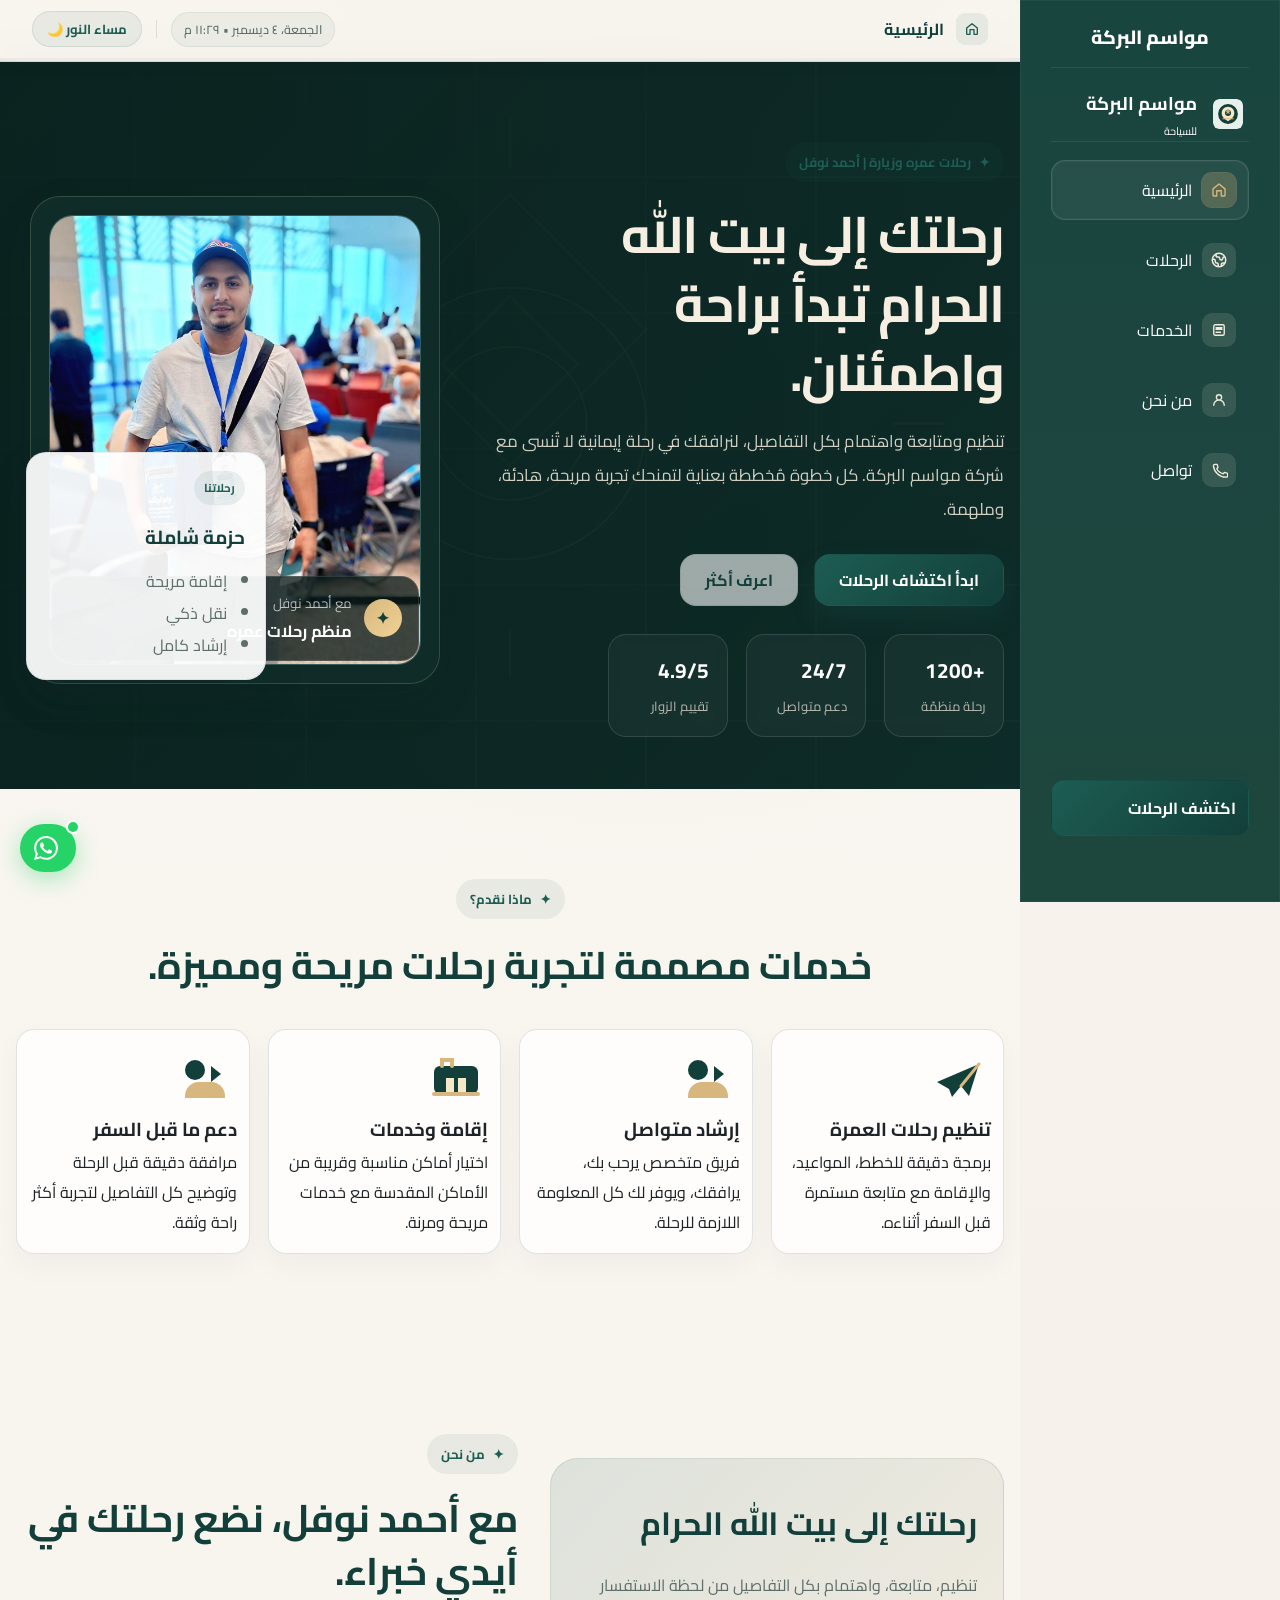
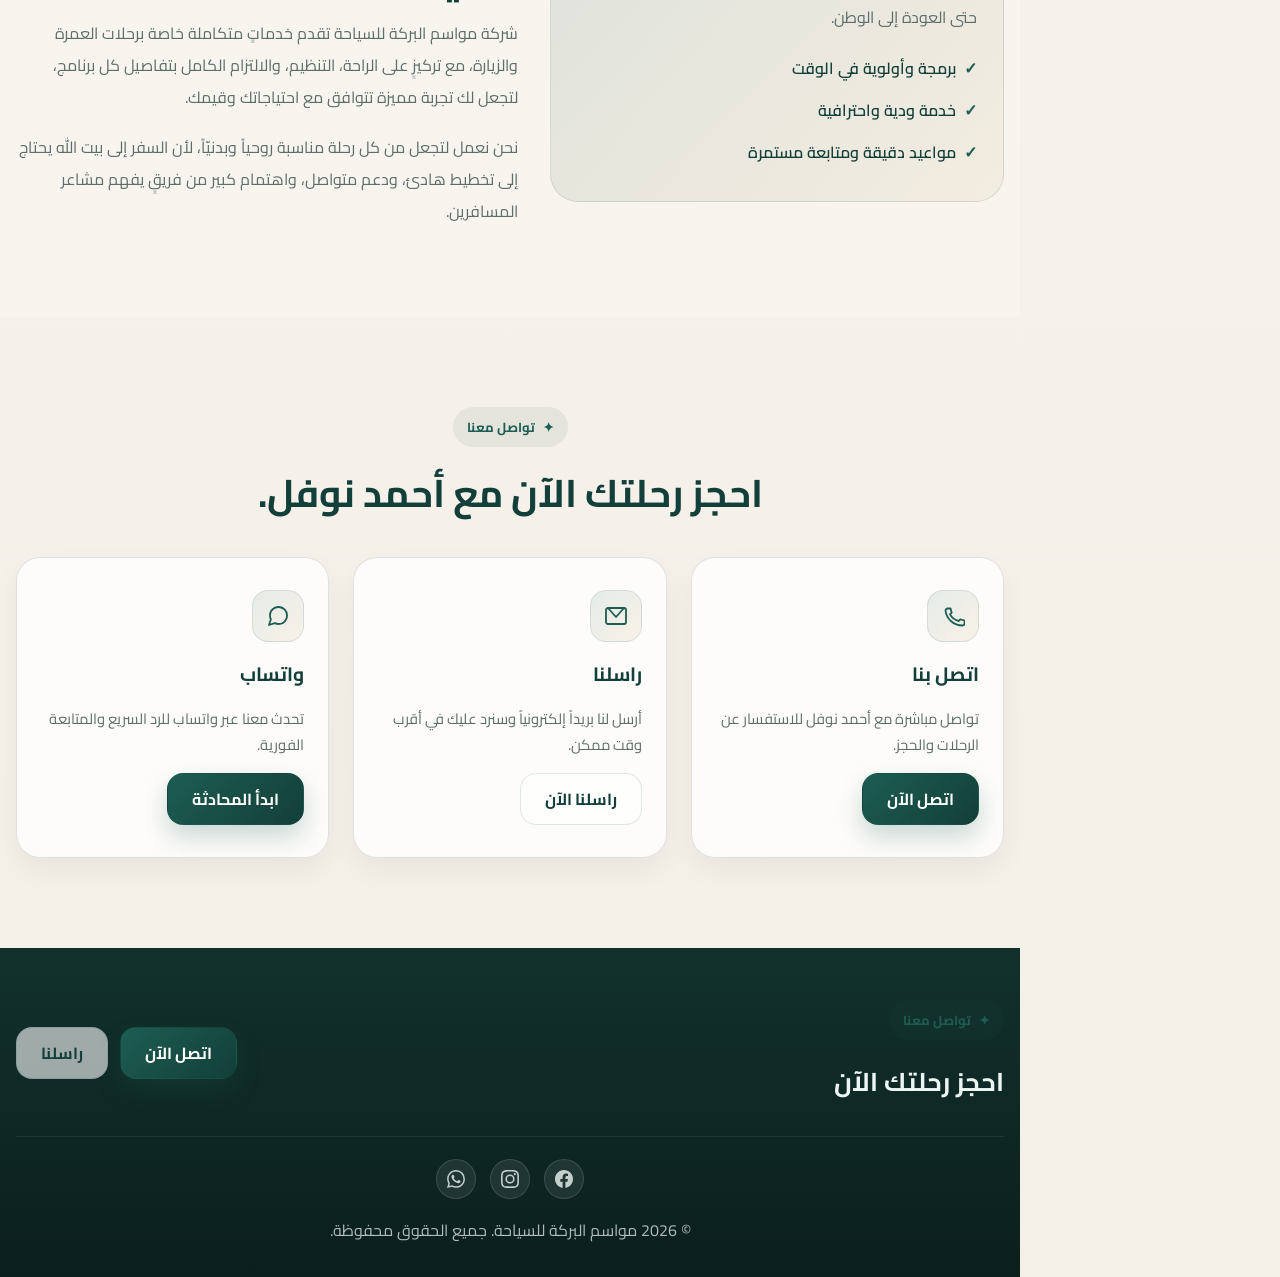
<file: index.html>
<!DOCTYPE html>
<html lang="ar" dir="rtl">
  <head>
    <meta charset="UTF-8" />
    <meta name="viewport" content="width=device-width, initial-scale=1.0" />
    <meta
      name="description"
      content="أحمد نوفل - تنظيم رحلات عمره وعمرة مع شركة مواسم البركة للسياحة. رحلتك إلى بيت الله الحرام تبدأ براحة واطمئنان."
    />
    <title>أحمد نوفل | مواسم البركة للسياحة</title>
    <link rel="preconnect" href="https://fonts.googleapis.com" />
    <link rel="preconnect" href="https://fonts.gstatic.com" crossorigin />
    <link
      href="https://fonts.googleapis.com/css2?family=Cairo:wght@400;500;600;700;800;900&display=swap"
      rel="stylesheet"
    />
    <link rel="stylesheet" href="css/home.css" />
  </head>
  <body>
    <div class="page-shell">
      <div class="page-topbar" id="pageTopbar">
        <div class="topbar-inner">
          <div class="topbar-left">
            <span class="topbar-page-icon" id="topbarPageIcon">
              <svg viewBox="0 0 24 24"><path d="M4 10.5L12 4l8 6.5V19a1 1 0 0 1-1 1h-4v-7H9v7H5a1 1 0 0 1-1-1v-8.5Z" /></svg>
            </span>
            <span class="topbar-page-name" id="topbarPageName">الرئيسية</span>
          </div>
          <div class="topbar-right">
            <span class="topbar-datetime" id="topbarDatetime"></span>
            <span class="topbar-divider"></span>
            <span class="topbar-greeting" id="topbarGreeting"></span>
          </div>
        </div>
        <div class="topbar-progress" id="topbarProgress"></div>
      </div>
      <header class="site-header">
        <div class="container nav-wrap">
          <a href="#top" class="brand" aria-label="مواسم البركة للسياحة">
            <img src="assets/logo.svg" alt="شعار مواسم البركة للسياحة" />
            <div>
              <span class="brand-name">مواسم البركة</span>
              <small>للسياحة</small>
            </div>
          </a>

          <button class="menu-toggle" aria-label="فتح القائمة" aria-expanded="false">
            <span></span>
            <span></span>
            <span></span>
          </button>

          <nav class="main-nav" aria-label="التنقل الرئيسي">
            <div class="nav-panel-header">
              <button class="nav-close" type="button" aria-label="إغلاق القائمة">
                <svg viewBox="0 0 24 24" aria-hidden="true" focusable="false">
                  <path d="M14.5 5.5L8 12l6.5 6.5" />
                </svg>
              </button>
              <div class="nav-company">
                <img src="assets/logo.svg" alt="شعار مواسم البركة للسياحة" />
                <div>
                  <strong>مواسم البركة</strong>
                  <small>للسياحة</small>
                </div>
              </div>
            </div>

            <div class="nav-links">
              <a href="#top" class="nav-link active">
                <span class="nav-page-icon" aria-hidden="true">
                  <svg viewBox="0 0 24 24"><path d="M4 10.5L12 4l8 6.5V19a1 1 0 0 1-1 1h-4v-7H9v7H5a1 1 0 0 1-1-1v-8.5Z" /></svg>
                </span>
                الرئيسية
              </a>
              <a href="trips.html" class="nav-link">
                <span class="nav-page-icon" aria-hidden="true">
                  <svg viewBox="0 0 24 24"><path d="M3.055 11H5a2 2 0 0 1 2 2v1a2 2 0 0 0 2 2 2 2 0 0 1 2 2v2.945M8 3.935V5.5A2.5 2.5 0 0 0 10.5 8h.5a2 2 0 0 1 2 2 2 2 0 1 0 4 0 2 2 0 0 1 2-2h1.064M15 20.488V18a2 2 0 0 1 2-2h3.064M21 12a9 9 0 1 1-18 0 9 9 0 0 1 18 0Z" fill="none" stroke="currentColor" stroke-width="2" stroke-linecap="round" stroke-linejoin="round"/></svg>
                </span>
                الرحلات
              </a>
              <a href="#services" class="nav-link">
                <span class="nav-page-icon" aria-hidden="true">
                  <svg viewBox="0 0 24 24"><path d="M7 5h10a2 2 0 0 1 2 2v10a2 2 0 0 1-2 2H7a2 2 0 0 1-2-2V7a2 2 0 0 1 2-2Zm1 6h8M8 9h8M8 15h6" /></svg>
                </span>
                الخدمات
              </a>
              <a href="#about" class="nav-link">
                <span class="nav-page-icon" aria-hidden="true">
                  <svg viewBox="0 0 24 24"><path d="M12 12a3.5 3.5 0 1 0 0-7 3.5 3.5 0 0 0 0 7Zm-7 7a7 7 0 0 1 14 0" /></svg>
                </span>
                من نحن
              </a>
              <a href="#contact" class="nav-link">
                <span class="nav-page-icon" aria-hidden="true">
                  <svg viewBox="0 0 24 24"><path d="M6.5 4.5h3l1.2 4.2-1.7 1.7A13 13 0 0 0 17.6 17l1.7-1.7 4.2 1.2v3a2 2 0 0 1-2 2A17 17 0 0 1 4.5 6.5a2 2 0 0 1 2-2Z" /></svg>
                </span>
                تواصل
              </a>
            </div>

            <div class="nav-panel-actions">
              <a href="trips.html" class="btn btn-primary nav-book-btn">اكتشف الرحلات</a>
            </div>
          </nav>
        </div>
      </header>

      <main>
        <section class="hero" id="top">
          <div class="hero-overlay"></div>
          <div class="container hero-grid">
            <div class="hero-copy reveal">
              <span class="eyebrow">رحلات عمره وزيارة | أحمد نوفل</span>
              <h1>رحلتك إلى بيت الله الحرام تبدأ براحة واطمئنان.</h1>
              <p>
                تنظيم ومتابعة واهتمام بكل التفاصيل، لنرافقك في رحلة إيمانية لا تُنسى
                مع شركة مواسم البركة. كل خطوة مُخططة بعناية لتمنحك تجربة مريحة، هادئة، وملهمة.
              </p>

              <div class="cta-row">
                <a href="trips.html" class="btn btn-primary">ابدأ اكتشاف الرحلات</a>
                <a href="#about" class="btn btn-secondary">اعرف أكثر</a>
              </div>

              <div class="hero-stats">
                <div>
                  <strong>+1200</strong>
                  <span>رحلة منظمّة</span>
                </div>
                <div>
                  <strong>24/7</strong>
                  <span>دعم متواصل</span>
                </div>
                <div>
                  <strong>4.9/5</strong>
                  <span>تقييم الزوار</span>
                </div>
              </div>
            </div>

            <div class="hero-visual reveal">
              <div class="visual-card main-card">
                <img src="images/WhatsApp Image 2026-11-11 at 1.38.07 PM.jpeg" alt="أحمد نوفل" />
                <div class="profile-badge">
                  <span class="badge-icon">✦</span>
                  <div>
                    <small>مع أحمد نوفل</small>
                    <strong>منظم رحلات عمره</strong>
                  </div>
                </div>
              </div>

              <div class="floating-card travel-card">
                <span class="mini-tag">رحلاتنا</span>
                <h3>حزمة شاملة</h3>
                <ul>
                  <li>إقامة مريحة</li>
                  <li>نقل ذكي</li>
                  <li>إرشاد كامل</li>
                </ul>
              </div>
            </div>
          </div>
        </section>

        <section class="services section" id="services">
          <div class="container">
            <div class="section-heading reveal">
              <span class="eyebrow">ماذا نقدم؟</span>
              <h2>خدمات مصممة لتجربة رحلات مريحة ومميزة.</h2>
            </div>

            <div class="cards-grid">
              <article class="info-card reveal">
                <div class="icon-wrap">
                  <img src="assets/icons/plane.svg" alt="رحلات عمرة" />
                </div>
                <h3>تنظيم رحلات العمرة</h3>
                <p>برمجة دقيقة للخطط، المواعيد، والإقامة مع متابعة مستمرة قبل السفر أثناءه.</p>
              </article>

              <article class="info-card reveal">
                <div class="icon-wrap">
                  <img src="assets/icons/guide.svg" alt="إرشاد" />
                </div>
                <h3>إرشاد متواصل</h3>
                <p>فريق متخصص يرحب بك، يرافقك، ويوفر لك كل المعلومة اللازمة للرحلة.</p>
              </article>

              <article class="info-card reveal">
                <div class="icon-wrap">
                  <img src="assets/icons/hotel.svg" alt="إقامة" />
                </div>
                <h3>إقامة وخدمات</h3>
                <p>اختيار أماكن مناسبة وقريبة من الأماكن المقدسة مع خدمات مريحة ومرنة.</p>
              </article>

              <article class="info-card reveal">
                <div class="icon-wrap">
                  <img src="assets/icons/guide.svg" alt="خدمة دعم" />
                </div>
                <h3>دعم ما قبل السفر</h3>
                <p>مرافقة دقيقة قبل الرحلة وتوضيح كل التفاصيل لتجربة أكثر راحة وثقة.</p>
              </article>
            </div>
          </div>
        </section>

        <section class="about section" id="about">
          <div class="container about-grid">
            <div class="about-visual reveal">
              <div class="about-box">
                <h3>رحلتك إلى بيت الله الحرام</h3>
                <p>تنظيم، متابعة، واهتمام بكل التفاصيل من لحظة الاستفسار حتى العودة إلى الوطن.</p>
                <ul>
                  <li>برمجة وأولوية في الوقت</li>
                  <li>خدمة ودية واحترافية</li>
                  <li>مواعيد دقيقة ومتابعة مستمرة</li>
                </ul>
              </div>
            </div>

            <div class="about-copy reveal">
              <span class="eyebrow">من نحن</span>
              <h2>مع أحمد نوفل، نضع رحلتك في أيدي خبراء.</h2>
              <p>
                شركة مواسم البركة للسياحة تقدم خدماتٍ متكاملة خاصة برحلات العمرة والزيارة، مع
                تركيزٍ على الراحة، التنظيم، والالتزام الكامل بتفاصيل كل برنامج، لتجعل لك
                تجربة مميزة تتوافق مع احتياجاتك وقيمك.
              </p>
              <p>
                نحن نعمل لتجعل من كل رحلة مناسبة روحياً وبدنيّاً، لأن السفر إلى بيت الله
                يحتاج إلى تخطيط هادئ، ودعم متواصل، واهتمام كبير من فريقٍ يفهم مشاعر المسافرين.
              </p>
            </div>
          </div>
        </section>

        <section class="contact section" id="contact">
          <div class="container">
            <div class="section-heading reveal">
              <span class="eyebrow">تواصل معنا</span>
              <h2>احجز رحلتك الآن مع أحمد نوفل.</h2>
            </div>

            <div class="contact-grid reveal">
              <div class="contact-card">
                <div class="contact-icon">
                  <svg viewBox="0 0 24 24"><path d="M6.5 4.5h3l1.2 4.2-1.7 1.7A13 13 0 0 0 17.6 17l1.7-1.7 4.2 1.2v3a2 2 0 0 1-2 2A17 17 0 0 1 4.5 6.5a2 2 0 0 1 2-2Z" /></svg>
                </div>
                <h3>اتصل بنا</h3>
                <p>تواصل مباشرة مع أحمد نوفل للاستفسار عن الرحلات والحجز.</p>
                <a href="tel:+966500000000" class="btn btn-primary">اتصل الآن</a>
              </div>

              <div class="contact-card">
                <div class="contact-icon">
                  <svg viewBox="0 0 24 24"><path d="M4 4h16a2 2 0 0 1 2 2v12a2 2 0 0 1-2 2H4a2 2 0 0 1-2-2V6a2 2 0 0 1 2-2Zm0 0 8 9 8-9" /></svg>
                </div>
                <h3>راسلنا</h3>
                <p>أرسل لنا بريداً إلكترونياً وسنرد عليك في أقرب وقت ممكن.</p>
                <a href="mailto:info@tamimah-travel.com" class="btn btn-secondary">راسلنا الآن</a>
              </div>

              <div class="contact-card">
                <div class="contact-icon">
                  <svg viewBox="0 0 24 24"><path d="M21 11.5a8.38 8.38 0 0 1-.9 3.8 8.5 8.5 0 0 1-7.6 4.7 8.38 8.38 0 0 1-3.8-.9L3 21l1.9-5.7a8.38 8.38 0 0 1-.9-3.8 8.5 8.5 0 0 1 4.7-7.6 8.38 8.38 0 0 1 3.8-.9h.5a8.48 8.48 0 0 1 8 8v.5Z" /></svg>
                </div>
                <h3>واتساب</h3>
                <p>تحدث معنا عبر واتساب للرد السريع والمتابعة الفورية.</p>
                <a href="https://wa.me/966500000000" class="btn btn-primary">ابدأ المحادثة</a>
              </div>
            </div>
          </div>
        </section>
      </main>

      <div class="whatsapp-float">
        <a href="https://wa.me/201063256596" target="_blank" rel="noopener" aria-label="تواصل عبر واتساب">
          <span class="wa-pulse"></span>
          <svg viewBox="0 0 24 24" fill="currentColor"><path d="M17.472 14.382c-.297-.149-1.758-.867-2.03-.967-.273-.099-.471-.148-.67.15-.197.297-.767.966-.94 1.164-.173.199-.347.223-.644.075-.297-.15-1.255-.463-2.39-1.475-.883-.788-1.48-1.761-1.653-2.059-.173-.297-.018-.458.13-.606.134-.133.298-.347.446-.52.149-.174.198-.298.298-.497.099-.198.05-.371-.025-.52-.075-.149-.669-1.612-.916-2.207-.242-.579-.487-.5-.669-.51-.173-.008-.371-.01-.57-.01-.198 0-.52.074-.792.372-.272.297-1.04 1.016-1.04 2.479 0 1.462 1.065 2.875 1.213 3.074.149.198 2.096 3.2 5.077 4.487.709.306 1.262.489 1.694.625.712.227 1.36.195 1.871.118.571-.085 1.758-.719 2.006-1.413.248-.694.248-1.289.173-1.413-.074-.124-.272-.198-.57-.347m-5.421 7.403h-.004a9.87 9.87 0 0 1-5.031-1.378l-.361-.214-3.741.982.998-3.648-.235-.374a9.86 9.86 0 0 1-1.51-5.26c.001-5.45 4.436-9.884 9.888-9.884 2.64 0 5.122 1.03 6.988 2.898a9.825 9.825 0 0 1 2.893 6.994c-.003 5.45-4.437 9.884-9.885 9.884m8.413-18.297A11.815 11.815 0 0 0 12.05 0C5.495 0 .16 5.335.157 11.892c0 2.096.547 4.142 1.588 5.945L.057 24l6.305-1.654a11.882 11.882 0 0 0 5.683 1.448h.005c6.554 0 11.89-5.335 11.893-11.893a11.821 11.821 0 0 0-3.48-8.413Z"/></svg>

        </a>
      </div>

      <footer class="site-footer">
        <div class="container footer-wrap">
          <div>
            <span class="eyebrow">تواصل معنا</span>
            <h3>احجز رحلتك الآن</h3>
          </div>

          <div class="footer-actions">
            <a href="tel:+966500000000" class="btn btn-primary">اتصل الآن</a>
            <a href="mailto:info@tamimah-travel.com" class="btn btn-secondary">راسلنا</a>
          </div>
        </div>

        <div class="container footer-bottom">
          <div class="footer-social">
            <a href="https://www.facebook.com/share/1FF1sSCz5y/" target="_blank" rel="noopener" aria-label="فيسبوك">
              <svg viewBox="0 0 24 24" fill="currentColor"><path d="M24 12.073c0-6.627-5.373-12-12-12s-12 5.373-12 12c0 5.99 4.388 10.954 10.125 11.854v-8.385H7.078v-3.47h3.047V9.43c0-3.007 1.792-4.669 4.533-4.669 1.312 0 2.686.235 2.686.235v2.953H15.83c-1.491 0-1.956.925-1.956 1.874v2.25h3.328l-.532 3.47h-2.796v8.385C19.612 23.027 24 18.062 24 12.073z"/></svg>
            </a>
            <a href="https://www.instagram.com/nofal8811" target="_blank" rel="noopener" aria-label="إنستغرام">
              <svg viewBox="0 0 24 24" fill="currentColor"><path d="M12 2.163c3.204 0 3.584.012 4.85.07 3.252.148 4.771 1.691 4.919 4.919.058 1.265.069 1.645.069 4.849 0 3.205-.012 3.584-.069 4.849-.149 3.225-1.664 4.771-4.919 4.919-1.266.058-1.644.07-4.85.07-3.204 0-3.584-.012-4.849-.07-3.26-.149-4.771-1.699-4.919-4.92-.058-1.265-.07-1.644-.07-4.849 0-3.204.013-3.583.07-4.849.149-3.227 1.664-4.771 4.919-4.919 1.266-.057 1.645-.069 4.849-.069zM12 0C8.741 0 8.333.014 7.053.072 2.695.272.273 2.69.073 7.052.014 8.333 0 8.741 0 12c0 3.259.014 3.668.072 4.948.2 4.358 2.618 6.78 6.98 6.98C8.333 23.986 8.741 24 12 24c3.259 0 3.668-.014 4.948-.072 4.354-.2 6.782-2.618 6.979-6.98.059-1.28.073-1.689.073-4.948 0-3.259-.014-3.667-.072-4.947-.196-4.354-2.617-6.78-6.979-6.98C15.668.014 15.259 0 12 0zm0 5.838a6.162 6.162 0 1 0 0 12.324 6.162 6.162 0 0 0 0-12.324zM12 16a4 4 0 1 1 0-8 4 4 0 0 1 0 8zm6.406-11.845a1.44 1.44 0 1 0 0 2.881 1.44 1.44 0 0 0 0-2.881z"/></svg>
            </a>
            <a href="https://wa.me/201063256596" target="_blank" rel="noopener" aria-label="واتساب">
              <svg viewBox="0 0 24 24" fill="currentColor"><path d="M17.472 14.382c-.297-.149-1.758-.867-2.03-.967-.273-.099-.471-.148-.67.15-.197.297-.767.966-.94 1.164-.173.199-.347.223-.644.075-.297-.15-1.255-.463-2.39-1.475-.883-.788-1.48-1.761-1.653-2.059-.173-.297-.018-.458.13-.606.134-.133.298-.347.446-.52.149-.174.198-.298.298-.497.099-.198.05-.371-.025-.52-.075-.149-.669-1.612-.916-2.207-.242-.579-.487-.5-.669-.51-.173-.008-.371-.01-.57-.01-.198 0-.52.074-.792.372-.272.297-1.04 1.016-1.04 2.479 0 1.462 1.065 2.875 1.213 3.074.149.198 2.096 3.2 5.077 4.487.709.306 1.262.489 1.694.625.712.227 1.36.195 1.871.118.571-.085 1.758-.719 2.006-1.413.248-.694.248-1.289.173-1.413-.074-.124-.272-.198-.57-.347m-5.421 7.403h-.004a9.87 9.87 0 0 1-5.031-1.378l-.361-.214-3.741.982.998-3.648-.235-.374a9.86 9.86 0 0 1-1.51-5.26c.001-5.45 4.436-9.884 9.888-9.884 2.64 0 5.122 1.03 6.988 2.898a9.825 9.825 0 0 1 2.893 6.994c-.003 5.45-4.437 9.884-9.885 9.884m8.413-18.297A11.815 11.815 0 0 0 12.05 0C5.495 0 .16 5.335.157 11.892c0 2.096.547 4.142 1.588 5.945L.057 24l6.305-1.654a11.882 11.882 0 0 0 5.683 1.448h.005c6.554 0 11.89-5.335 11.893-11.893a11.821 11.821 0 0 0-3.48-8.413Z"/></svg>
            </a>
          </div>
          <p>© <span id="year"></span> مواسم البركة للسياحة. جميع الحقوق محفوظة.</p>
        </div>
      </footer>
    </div>

    <script src="js/home.js"></script>
  </body>
</html>
</file>
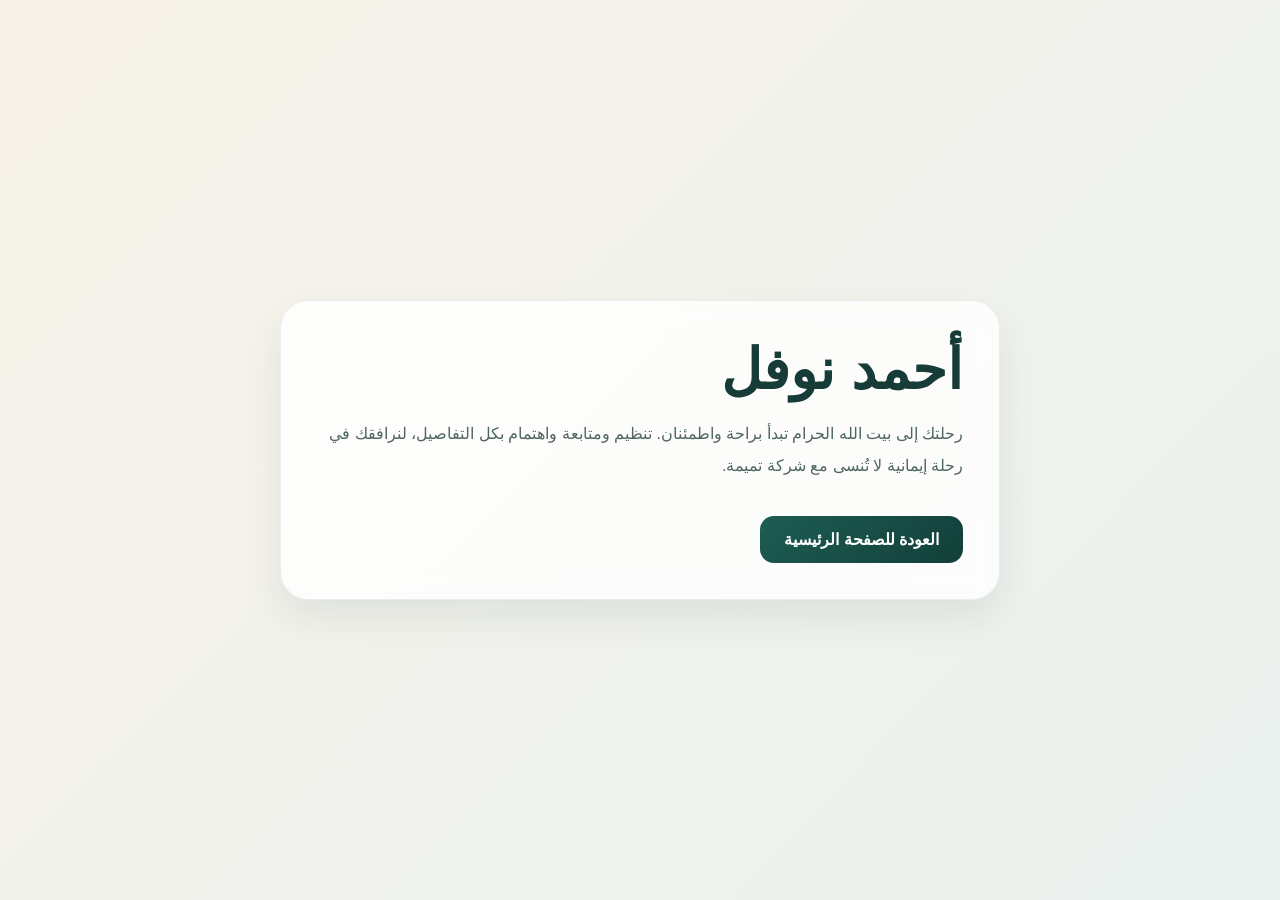
<file: indexbd.html>
<!DOCTYPE html>
<html lang="ar" dir="rtl">
  <head>
    <meta charset="UTF-8" />
    <meta name="viewport" content="width=device-width, initial-scale=1.0" />
    <title>نسخة احتياطية - أحمد نوفل</title>
    <link rel="stylesheet" href="css/backup.css" />
  </head>
  <body>
    <div class="wrap">
      <div class="card">
        <h1>أحمد نوفل</h1>
        <p>
          رحلتك إلى بيت الله الحرام تبدأ براحة واطمئنان. تنظيم ومتابعة واهتمام بكل
          التفاصيل، لنرافقك في رحلة إيمانية لا تُنسى مع شركة تميمة.
        </p>
        <a class="btn" href="index.html">العودة للصفحة الرئيسية</a>
      </div>
    </div>
  </body>
</html>
</file>
<file: css/home.css>
:root {
  --bg: #f8f5ef;
  --bg-strong: #f1ebdf;
  --panel: rgba(255, 255, 255, 0.8);
  --card: #ffffff;
  --primary: #1d5d53;
  --primary-deep: #123f39;
  --secondary: #d7b77d;
  --secondary-soft: #f3e3be;
  --text: #1d2326;
  --muted: #5d6d69;
  --line: rgba(20, 45, 43, 0.12);
  --shadow: 0 18px 42px rgba(17, 43, 39, 0.12);
  --radius-lg: 28px;
  --radius-md: 18px;
  --radius-sm: 12px;
  --container: 1180px;
}

* {
  box-sizing: border-box;
  margin: 0;
  padding: 0;
}

html {
  scroll-behavior: smooth;
}

body {
  font-family: "Cairo", sans-serif;
  background:
    radial-gradient(circle at top, rgba(214, 182, 125, 0.2), transparent 30%),
    linear-gradient(180deg, #f8f4ee 0%, #f4efe7 100%);
  color: var(--text);
}

body.nav-open {
  overflow: hidden;
  touch-action: none;
}

img {
  max-width: 100%;
  display: block;
}

a {
  text-decoration: none;
  color: inherit;
}

button {
  font: inherit;
}

.page-shell {
  min-height: 100vh;
  overflow-x: hidden;
}

.container {
  width: min(var(--container), calc(100% - 32px));
  margin: 0 auto;
}

.section {
  padding: 90px 0;
}

.eyebrow {
  display: inline-flex;
  align-items: center;
  gap: 8px;
  padding: 8px 14px;
  border-radius: 999px;
  background: rgba(29, 93, 83, 0.08);
  color: var(--primary);
  font-size: 0.82rem;
  font-weight: 700;
  margin-bottom: 18px;
}

.eyebrow::before {
  content: "✦";
  font-size: 0.8rem;
}

.site-header {
  position: fixed;
  top: 0;
  left: 0;
  right: 0;
  background: #123f39;
  border-bottom: 1px solid rgba(255, 255, 255, 0.08);
  backdrop-filter: none;
  -webkit-backdrop-filter: none;
  z-index: 90;
}

.site-header.scrolled {
  background: #123f39;
  box-shadow: 0 10px 30px rgba(5, 20, 18, 0.18);
}

.nav-wrap {
  display: flex;
  align-items: center;
  justify-content: space-between;
  min-height: 84px;
  gap: 18px;
}

.brand {
  display: inline-flex;
  align-items: center;
  gap: 12px;
  color: #fff;
}

.brand img {
  width: 46px;
  height: 46px;
}

.brand-name {
  display: block;
  font-size: 1.4rem;
  font-weight: 800;
  color: #fff;
}

.brand small {
  display: block;
  color: rgba(255, 255, 255, 0.82);
  font-size: 0.72rem;
  letter-spacing: 0.04em;
}

.main-nav {
  position: fixed;
  top: 74px;
  right: 12px;
  bottom: 12px;
  width: min(300px, calc(100vw - 24px));
  height: calc(100vh - 86px);
  display: flex;
  flex-direction: column;
  gap: 18px;
  padding: 16px 14px 18px;
  border-radius: 0;
  background: #123f39;
  border: 1px solid rgba(255, 255, 255, 0.08);
  box-shadow: 0 24px 42px rgba(10, 26, 23, 0.2);
  opacity: 0;
  visibility: hidden;
  transform: translateX(120%);
  transition: 0.28s ease;
  z-index: 60;
  overflow: hidden;
  overflow-y: auto;
  overscroll-behavior: contain;
  -webkit-overflow-scrolling: touch;
}

.main-nav::before {
  content: "";
  position: absolute;
  inset: 0;
  background: linear-gradient(180deg, rgba(255, 255, 255, 0.03), rgba(215, 183, 125, 0.06));
  pointer-events: none;
}

.nav-panel-header,
.nav-links,
.nav-panel-actions {
  position: relative;
  z-index: 1;
}

.nav-panel-header {
  display: flex;
  align-items: center;
  justify-content: space-between;
  gap: 10px;
  padding: 0;
  border-bottom: 1px solid rgba(255, 255, 255, 0.08);
}

.nav-close {
  display: none;
  width: 38px;
  height: 38px;
  border: 1px solid rgba(255, 255, 255, 0.14);
  background: rgba(255, 255, 255, 0.06);
  color: #fff;
  border-radius: 50%;
  align-items: center;
  justify-content: center;
  cursor: pointer;
  padding: 0;
  transition: 0.2s ease;
}

.nav-close svg {
  width: 18px;
  height: 18px;
  stroke: currentColor;
  stroke-width: 2.2;
  fill: none;
  stroke-linecap: round;
  stroke-linejoin: round;
}

.nav-close:hover,
.nav-close:focus-visible {
  background: rgba(255, 255, 255, 0.12);
}

.nav-company {
  display: flex;
  align-items: center;
  gap: 10px;
  flex: 1;
}

.nav-company img {
  width: 42px;
  height: 42px;
  border-radius: 12px;
  background: rgba(29, 93, 83, 0.06);
  padding: 6px;
}

.nav-company strong {
  display: block;
  color: var(--primary-deep);
  font-size: 1.15rem;
}

.nav-company small {
  display: block;
  color: var(--muted);
  font-size: 0.68rem;
}

.nav-links {
  display: flex;
  flex: 1;
  flex-direction: column;
  gap: 10px;
  padding-top: 8px;
}

.main-nav a {
  position: relative;
  z-index: 1;
  width: 100%;
  display: flex;
  align-items: center;
  gap: 10px;
  padding: 14px 14px;
  border-radius: 0;
  color: #fff;
  font-size: 1rem;
  transition: 0.2s ease;
  border: 1px solid transparent;
}

.main-nav a:hover,
.main-nav a:focus-visible {
  background: rgba(255, 255, 255, 0.06);
  transform: translateX(-2px);
}

.main-nav a.active {
  background: rgba(255, 255, 255, 0.06);
  border-color: rgba(255, 255, 255, 0.12);
  box-shadow: inset 0 0 0 1px rgba(255, 255, 255, 0.04);
}

.nav-status-dot {
  width: 10px;
  height: 10px;
  border-radius: 50%;
  background: rgba(255, 255, 255, 0.7);
  box-shadow: 0 0 0 4px rgba(255, 255, 255, 0.08);
  transition: 0.2s ease;
}

.main-nav a.active .nav-status-dot {
  background: #39d98a;
  box-shadow: 0 0 0 4px rgba(57, 217, 138, 0.18);
}

.nav-panel-actions {
  margin-top: auto;
  padding-top: 12px;
  border-top: 1px solid rgba(29, 93, 83, 0.08);
}

.nav-book-btn {
  width: 100%;
  min-height: 46px;
  border-radius: 0;
  color: #fff;
}

.site-header.nav-open .main-nav {
  opacity: 1;
  visibility: visible;
  transform: translateX(0);
}

.btn {
  display: inline-flex;
  align-items: center;
  justify-content: center;
  min-height: 52px;
  padding: 0 24px;
  border-radius: 16px;
  border: 1px solid transparent;
  font-weight: 700;
  transition: transform 0.2s ease, box-shadow 0.2s ease;
}

.btn:hover {
  transform: translateY(-2px);
}

.btn-primary {
  background: linear-gradient(135deg, var(--primary), var(--primary-deep));
  color: white;
  box-shadow: 0 12px 24px rgba(29, 93, 83, 0.22);
}

.btn-secondary {
  background: rgba(255, 255, 255, 0.6);
  color: var(--primary-deep);
  border-color: rgba(29, 93, 83, 0.14);
}

.hero {
  position: relative;
  padding: 84px 0 52px;
  background:
    linear-gradient(135deg, rgba(12, 38, 35, 0.9), rgba(12, 38, 35, 0.72)),
    url("../assets/hero-pattern.svg") center/cover no-repeat;
}

.hero-overlay {
  position: absolute;
  inset: 0;
  background: linear-gradient(90deg, rgba(10, 31, 28, 0.6), rgba(12, 38, 35, 0.2));
}

.hero-grid {
  position: relative;
  z-index: 1;
  display: grid;
  grid-template-columns: 1.08fr 0.92fr;
  align-items: center;
  gap: 36px;
}

.hero-copy {
  color: #f5eee1;
}

.hero-copy h1 {
  font-size: clamp(2.2rem, 4vw, 4.5rem);
  line-height: 1.35;
  letter-spacing: -0.02em;
  margin-bottom: 18px;
}

.hero-copy p {
  font-size: 1.05rem;
  color: rgba(245, 238, 225, 0.84);
  max-width: 620px;
  line-height: 2;
}

.cta-row {
  display: flex;
  flex-wrap: wrap;
  gap: 16px;
  margin-top: 28px;
}

.hero-stats {
  display: flex;
  flex-wrap: wrap;
  gap: 18px;
  margin-top: 28px;
}

.hero-stats div {
  min-width: 120px;
  padding: 16px 18px;
  border: 1px solid rgba(255, 255, 255, 0.12);
  border-radius: 18px;
  background: rgba(255, 255, 255, 0.04);
  backdrop-filter: blur(6px);
}

.hero-stats strong {
  display: block;
  font-size: 1.3rem;
  color: #fff;
}

.hero-stats span {
  color: rgba(245, 238, 225, 0.72);
  font-size: 0.82rem;
}

.hero-visual {
  position: relative;
  display: flex;
  justify-content: center;
  align-items: center;
  min-height: 560px;
}

.visual-card {
  position: relative;
  border-radius: 30px;
  padding: 18px;
  background: rgba(255, 255, 255, 0.08);
  box-shadow: var(--shadow);
  backdrop-filter: blur(10px);
  border: 1px solid rgba(255, 255, 255, 0.18);
}

.main-card {
  width: min(100%, 410px);
  animation: float 5.5s ease-in-out infinite;
  background: rgba(16, 46, 42, 0.9);
  border: 1px solid rgba(234, 221, 176, 0.18);
}

.main-card img {
  width: 100%;
  min-height: 450px;
  object-fit: cover;
  border-radius: 24px;
  border: 1px solid rgba(255, 255, 255, 0.15);
  display: block;
  background: #123f39;
}

.profile-badge {
  position: absolute;
  left: 20px;
  right: 20px;
  bottom: 22px;
  display: flex;
  align-items: center;
  gap: 12px;
  padding: 14px 16px;
  border-radius: 18px;
  background: rgba(8, 27, 25, 0.76);
  color: white;
  border: 1px solid rgba(255, 255, 255, 0.12);
}

.badge-icon {
  width: 38px;
  height: 38px;
  border-radius: 50%;
  display: grid;
  place-items: center;
  background: linear-gradient(135deg, var(--secondary), #f0d295);
  color: var(--primary-deep);
  font-weight: 900;
}

.profile-badge small {
  display: block;
  color: rgba(255, 255, 255, 0.7);
}

.profile-badge strong {
  display: block;
  font-size: 1.02rem;
}

.floating-card {
  position: absolute;
  left: 10px;
  bottom: 40px;
  width: 240px;
  padding: 18px 20px;
  background: rgba(255, 255, 255, 0.93);
  border: 1px solid rgba(17, 43, 39, 0.08);
  border-radius: 20px;
  box-shadow: var(--shadow);
  animation: float 6s ease-in-out infinite reverse;
}

.mini-tag {
  display: inline-block;
  padding: 6px 10px;
  border-radius: 999px;
  background: rgba(29, 93, 83, 0.08);
  color: var(--primary);
  font-size: 0.72rem;
  font-weight: 700;
}

.travel-card h3 {
  margin: 14px 0 10px;
  font-size: 1.18rem;
  color: var(--primary-deep);
}

.travel-card ul {
  padding-inline-start: 18px;
  color: var(--muted);
  line-height: 2;
}

.services,
.trips,
.about {
  background: rgba(255, 255, 255, 0.2);
}

.section-heading {
  margin-bottom: 34px;
  text-align: center;
}

.section-heading h2 {
  font-size: clamp(1.9rem, 3vw, 3rem);
  line-height: 1.5;
  color: var(--primary-deep);
}

.cards-grid {
  display: grid;
  grid-template-columns: repeat(4, minmax(0, 1fr));
  gap: 18px;
}

.info-card {
  padding: 18px 12px 16px;
  border-radius: 18px;
  background: rgba(255, 255, 255, 0.78);
  border: 1px solid var(--line);
  box-shadow: 0 12px 28px rgba(17, 43, 39, 0.04);
  min-height: 160px;
}

@media (max-width: 980px) {
  .cards-grid {
    grid-template-columns: repeat(2, minmax(0, 1fr));
  }
}

@media (max-width: 760px) {
  .cards-grid {
    grid-template-columns: 1fr;
    gap: 12px;
  }

  .info-card {
    min-height: 140px;
  }
}

.trip-grid {
  display: grid;
  grid-template-columns: repeat(3, minmax(0, 1fr));
  gap: 24px;
}

.trip-card {
  overflow: hidden;
  border-radius: 26px;
  background: rgba(255, 255, 255, 0.8);
  border: 1px solid var(--line);
  box-shadow: 0 16px 38px rgba(17, 43, 39, 0.05);
}

.trip-image {
  height: 220px;
  background-size: cover;
  background-position: center;
}

.trip-one {
  background:
    linear-gradient(rgba(17, 43, 39, 0.16), rgba(17, 43, 39, 0.08)),
    url("https://images.unsplash.com/photo-1524492412937-b28074a5d7da?auto=format&fit=crop&w=900&q=80") center/cover no-repeat;
}

.trip-two {
  background:
    linear-gradient(rgba(17, 43, 39, 0.12), rgba(17, 43, 39, 0.08)),
    url("https://images.unsplash.com/photo-1516483638261-f4dbaf036963?auto=format&fit=crop&w=900&q=80") center/cover no-repeat;
}

.trip-three {
  background:
    linear-gradient(rgba(17, 43, 39, 0.12), rgba(17, 43, 39, 0.08)),
    url("https://images.unsplash.com/photo-1573137027485-7ef5c3e76dfe?auto=format&fit=crop&w=900&q=80") center/cover no-repeat;
}

.trip-body {
  padding: 22px 20px 24px;
}

.trip-pill {
  display: inline-block;
  padding: 7px 12px;
  border-radius: 999px;
  background: rgba(215, 183, 125, 0.2);
  color: var(--primary-deep);
  font-size: 0.78rem;
  font-weight: 700;
}

.trip-body h3 {
  margin: 14px 0 10px;
  color: var(--primary-deep);
  font-size: 1.45rem;
}

.trip-body p {
  color: var(--muted);
  line-height: 1.8;
}

.trip-meta {
  display: flex;
  align-items: center;
  justify-content: space-between;
  gap: 12px;
  margin-top: 16px;
  color: var(--primary);
  font-weight: 700;
}

.trip-meta a {
  color: var(--primary-deep);
}

.about-grid {
  display: grid;
  grid-template-columns: 0.95fr 1.05fr;
  gap: 32px;
  align-items: center;
}

.about-box {
  padding: 34px 26px;
  border-radius: 28px;
  background: linear-gradient(135deg, rgba(29, 93, 83, 0.12), rgba(215, 183, 125, 0.12));
  border: 1px solid rgba(29, 93, 83, 0.12);
}

.about-box h3 {
  color: var(--primary-deep);
  font-size: 2rem;
  margin-bottom: 16px;
}

.about-box p,
.about-copy p {
  color: var(--muted);
  line-height: 2;
  font-size: 1rem;
}

.about-box ul {
  margin-top: 20px;
  list-style: none;
  display: grid;
  gap: 12px;
  color: var(--primary-deep);
  font-weight: 600;
}

.about-box li::before {
  content: "✓";
  color: var(--primary);
  margin-inline-end: 8px;
}

.about-copy h2 {
  margin-bottom: 18px;
  color: var(--primary-deep);
  font-size: clamp(2rem, 3vw, 2.8rem);
  line-height: 1.4;
}

.about-copy p + p {
  margin-top: 18px;
}

.contact-grid {
  display: grid;
  grid-template-columns: repeat(3, minmax(0, 1fr));
  gap: 24px;
}

.contact-card {
  padding: 32px 24px;
  border-radius: 24px;
  background: rgba(255, 255, 255, 0.78);
  border: 1px solid var(--line);
  box-shadow: 0 12px 28px rgba(17, 43, 39, 0.05);
  display: flex;
  flex-direction: column;
  gap: 14px;
  align-items: flex-start;
}

.contact-icon {
  width: 52px;
  height: 52px;
  border-radius: 16px;
  background: linear-gradient(135deg, rgba(29, 93, 83, 0.1), rgba(215, 183, 125, 0.15));
  border: 1px solid rgba(29, 93, 83, 0.12);
  display: grid;
  place-items: center;
  color: var(--primary);
}

.contact-icon svg {
  width: 24px;
  height: 24px;
  stroke: currentColor;
  stroke-width: 1.8;
  fill: none;
  stroke-linecap: round;
  stroke-linejoin: round;
}

.contact-card h3 {
  font-size: 1.2rem;
  color: var(--primary-deep);
}

.contact-card p {
  color: var(--muted);
  line-height: 1.8;
  font-size: 0.92rem;
  flex: 1;
}

.site-footer {
  padding-top: 22px;
  background: linear-gradient(180deg, rgba(18, 49, 45, 1), rgba(11, 31, 28, 1));
  color: #edf5f2;
}

.footer-wrap {
  display: flex;
  align-items: center;
  justify-content: space-between;
  gap: 20px;
  padding: 30px 0;
  border-bottom: 1px solid rgba(255, 255, 255, 0.08);
}

.footer-wrap h3 {
  font-size: clamp(1.5rem, 2vw, 2.1rem);
}

.footer-actions {
  display: flex;
  flex-wrap: wrap;
  gap: 12px;
}

.footer-bottom {
  padding: 22px 0 32px;
  text-align: center;
  color: rgba(237, 245, 242, 0.72);
  display: flex;
  flex-direction: column;
  align-items: center;
  gap: 16px;
}

.footer-social {
  display: flex;
  align-items: center;
  gap: 14px;
}

.footer-social a {
  width: 40px;
  height: 40px;
  border-radius: 50%;
  background: rgba(255, 255, 255, 0.08);
  border: 1px solid rgba(255, 255, 255, 0.12);
  display: grid;
  place-items: center;
  color: rgba(237, 245, 242, 0.8);
  transition: 0.2s ease;
}

.footer-social a svg {
  width: 18px;
  height: 18px;
}

.footer-social a:hover {
  background: rgba(215, 183, 125, 0.2);
  border-color: rgba(215, 183, 125, 0.4);
  color: var(--secondary);
  transform: translateY(-2px);
}

/* واتساب عائم */
.whatsapp-float {
  position: fixed;
  left: 20px;
  bottom: 28px;
  z-index: 999;
}

.whatsapp-float a {
  display: flex;
  align-items: center;
  gap: 10px;
  background: #25d366;
  color: #fff;
  padding: 12px 18px 12px 14px;
  border-radius: 999px;
  box-shadow: 0 6px 24px rgba(37, 211, 102, 0.4);
  font-weight: 700;
  font-size: 0.88rem;
  transition: transform 0.2s ease, box-shadow 0.2s ease;
  position: relative;
  text-decoration: none;
}

.whatsapp-float a:hover {
  transform: translateY(-3px);
  box-shadow: 0 10px 30px rgba(37, 211, 102, 0.5);
}

.whatsapp-float svg {
  width: 24px;
  height: 24px;
  flex-shrink: 0;
}

.wa-pulse {
  position: absolute;
  top: -4px;
  right: -4px;
  width: 14px;
  height: 14px;
  background: #fff;
  border-radius: 50%;
  animation: wa-ping 1.6s ease-in-out infinite;
}

.wa-pulse::after {
  content: '';
  position: absolute;
  inset: 2px;
  background: #25d366;
  border-radius: 50%;
}

@keyframes wa-ping {
  0%, 100% { transform: scale(1); opacity: 1; }
  50% { transform: scale(1.5); opacity: 0.4; }
}

.reveal {
  opacity: 0;
  transform: translateY(18px);
  transition: opacity 0.7s ease, transform 0.7s ease;
}

.reveal.visible {
  opacity: 1;
  transform: translateY(0);
}

.menu-toggle {
  display: none;
  width: 46px;
  height: 46px;
  border-radius: 12px;
  background: rgba(29, 93, 83, 0.07);
  border: 1px solid rgba(29, 93, 83, 0.14);
  align-items: center;
  justify-content: center;
  flex-direction: column;
  gap: 5px;
  cursor: pointer;
}

.menu-toggle span {
  display: block;
  width: 22px;
  height: 2px;
  background: var(--primary-deep);
  border-radius: 2px;
}

@keyframes float {
  0%,
  100% {
    transform: translateY(0px);
  }
  50% {
    transform: translateY(-10px);
  }
}

@media (max-width: 980px) {
  .hero-grid,
  .about-grid,
  .cards-grid,
  .trip-grid {
    grid-template-columns: 1fr;
  }

  .hero-visual {
    order: -1;
    min-height: 460px;
  }

  .floating-card {
    left: 15px;
  }
}

@media (max-width: 760px) {
  .page-topbar {
    display: none;
  }

  .menu-toggle {
    display: inline-flex;
  }

  .site-header {
    position: fixed;
    top: 0;
    left: 0;
    right: 0;
    background: #123f39;
    border-bottom: 1px solid rgba(255, 255, 255, 0.08);
    backdrop-filter: blur(10px);
    -webkit-backdrop-filter: blur(10px);
    z-index: 90;
  }

  .site-header.scrolled {
    background: #123f39;
    box-shadow: 0 10px 30px rgba(5, 20, 18, 0.18);
  }

  .nav-wrap {
    position: relative;
    min-height: 64px;
    gap: 10px;
  }

  .brand {
    color: #fff;
  }

  .brand-name {
    font-size: 1.2rem;
    color: #fff;
  }

  .brand small {
    font-size: 0.68rem;
    color: rgba(255, 255, 255, 0.82);
  }

  .menu-toggle {
    background: rgba(255, 255, 255, 0.12);
    border-color: rgba(255, 255, 255, 0.16);
  }

  .menu-toggle span {
    background: #fff;
  }

  .nav-cta {
    display: none;
  }

  .main-nav {
    position: fixed;
    top: 0;
    right: 0;
    bottom: 0;
    width: min(300px, calc(100vw - 24px));
    height: 100vh;
    display: flex;
    flex-direction: column;
    gap: 18px;
    padding: 16px 14px 18px;
    border-radius: 0;
    background: #123f39;
    border: 1px solid rgba(255, 255, 255, 0.08);
    box-shadow: none;
    opacity: 0;
    visibility: hidden;
    transform: translateX(120%);
    transition: 0.28s ease;
    z-index: 60;
    overflow: hidden;
    overflow-y: auto;
    overscroll-behavior: contain;
    -webkit-overflow-scrolling: touch;
  }

  .main-nav::before {
    content: "";
    position: absolute;
    inset: 0;
    background: linear-gradient(180deg, rgba(255, 255, 255, 0.03), rgba(215, 183, 125, 0.06));
    pointer-events: none;
  }

  .nav-panel-header,
  .nav-links,
  .nav-panel-actions {
    position: relative;
    z-index: 1;
  }

  .nav-panel-header {
    padding: 0;
    border-bottom: 1px solid rgba(255, 255, 255, 0.08);
  }

  .nav-close {
    display: inline-flex;
    margin-inline-start: auto;
    order: 2;
  }

  .nav-company {
    display: flex;
    align-items: center;
    gap: 10px;
    flex: 1;
    order: 1;
  }

  .nav-company strong,
  .nav-company small {
    color: #fff;
  }

  .nav-links {
    display: flex;
    flex: 1;
    flex-direction: column;
    gap: 10px;
    padding-top: 8px;
  }

  .main-nav a {
    position: relative;
    z-index: 1;
    width: 100%;
    display: flex;
    align-items: center;
    gap: 10px;
    padding: 14px 14px;
    border-radius: 0;
    color: #fff;
    font-size: 1rem;
    transition: 0.2s ease;
    border: 1px solid transparent;
  }

  .main-nav a:hover,
  .main-nav a:focus-visible {
    background: rgba(255, 255, 255, 0.06);
    transform: translateX(-2px);
  }

  .main-nav a.active {
    background: rgba(255, 255, 255, 0.06);
    border-color: rgba(255, 255, 255, 0.12);
    box-shadow: inset 0 0 0 1px rgba(255, 255, 255, 0.04);
  }

  .nav-status-dot {
    width: 10px;
    height: 10px;
    border-radius: 50%;
    background: rgba(255, 255, 255, 0.7);
    box-shadow: 0 0 0 4px rgba(255, 255, 255, 0.08);
    transition: 0.2s ease;
  }

  .main-nav a.active .nav-status-dot {
    background: #39d98a;
    box-shadow: 0 0 0 4px rgba(57, 217, 138, 0.18);
  }

  .nav-panel-actions {
    margin-top: auto;
    padding-top: 12px;
    border-top: 1px solid rgba(255, 255, 255, 0.08);
  }

  .nav-book-btn {
    width: 100%;
    min-height: 46px;
    border-radius: 0;
    color: #fff;
  }

  .site-header.nav-open .main-nav {
    opacity: 1;
    visibility: visible;
    transform: translateX(0);
  }

  .site-header.nav-open .menu-toggle span:nth-child(1) {
    transform: rotate(45deg) translate(4px, 4px);
  }

  .site-header.nav-open .menu-toggle span:nth-child(2) {
    opacity: 0;
  }

  .site-header.nav-open .menu-toggle span:nth-child(3) {
    transform: rotate(-45deg) translate(4px, -4px);
  }

  main {
    padding-top: 64px;
  }

  .hero {
    padding-top: 32px;
    padding-bottom: 28px;
  }

  .hero-grid {
    gap: 18px;
  }

  .hero-copy {
    text-align: center;
  }

  .hero-copy h1 {
    font-size: clamp(2rem, 8vw, 2.8rem);
    line-height: 1.35;
    margin-bottom: 12px;
  }

  .hero-copy p {
    font-size: 0.92rem;
    line-height: 1.8;
    margin: 0 auto;
  }

  .eyebrow {
    margin-bottom: 12px;
    padding: 7px 12px;
    font-size: 0.72rem;
  }

  .cta-row {
    flex-direction: column;
    align-items: stretch;
    margin-top: 22px;
    gap: 12px;
  }

  .btn {
    width: 100%;
    min-height: 48px;
    border-radius: 14px;
    font-size: 0.96rem;
  }

  .hero-stats {
    display: grid;
    grid-template-columns: repeat(3, minmax(0, 1fr));
    gap: 8px;
    margin-top: 20px;
  }

  .hero-stats div {
    min-width: 0;
    padding: 12px 8px;
    border-radius: 14px;
    background: rgba(255, 255, 255, 0.06);
  }

  .hero-stats strong {
    font-size: 0.98rem;
  }

  .hero-stats span {
    font-size: 0.62rem;
    line-height: 1.5;
  }

  .hero-visual {
    min-height: 0;
    height: auto;
  }

  .main-card {
    width: min(100%, 260px);
  }

  .main-card img {
    min-height: 0;
    height: 240px;
    border-radius: 18px;
    object-fit: cover;
    display: block;
    background: #123f39;
  }

  .profile-badge {
    left: 14px;
    right: 14px;
    bottom: 12px;
    padding: 10px 12px;
    border-radius: 14px;
  }

  .badge-icon {
    width: 32px;
    height: 32px;
    font-size: 0.8rem;
  }

  .profile-badge small,
  .profile-badge strong {
    font-size: 0.72rem;
  }

  .floating-card {
    display: none;
  }

  .section {
    padding: 56px 0;
  }

  .section-heading {
    margin-bottom: 20px;
  }

  .section-heading h2 {
    font-size: 1.45rem;
    line-height: 1.5;
  }

  .cards-grid {
    grid-template-columns: 1fr;
    gap: 10px;
  }

  .info-card {
    padding: 18px 12px 16px;
    border-radius: 18px;
    min-height: 160px;
    box-shadow: 0 12px 26px rgba(17, 43, 39, 0.06);
  }

  .icon-wrap {
    width: 48px;
    height: 48px;
    margin-bottom: 10px;
    border-radius: 14px;
  }

  .icon-wrap img {
    width: 24px;
    height: 24px;
  }

  .info-card h3 {
    font-size: 0.95rem;
    line-height: 1.5;
    margin-bottom: 8px;
  }

  .info-card p {
    display: block;
    font-size: 0.7rem;
    line-height: 1.6;
  }

  .about-grid {
    gap: 18px;
  }

  .about-box {
    padding: 22px 18px;
    border-radius: 20px;
  }

  .about-box h3 {
    font-size: 1.4rem;
    margin-bottom: 10px;
  }

  .about-box p,
  .about-copy p {
    font-size: 0.88rem;
    line-height: 1.8;
  }

  .about-copy h2 {
    font-size: 1.7rem;
    margin-bottom: 12px;
  }

  .contact-grid {
    grid-template-columns: 1fr;
    gap: 14px;
  }

  .contact-card {
    padding: 22px 18px;
    border-radius: 18px;
    gap: 10px;
  }

  .contact-icon {
    width: 44px;
    height: 44px;
    border-radius: 13px;
  }

  .contact-card h3 {
    font-size: 1.05rem;
  }

  .contact-card p {
    font-size: 0.82rem;
  }

  .site-footer {
    padding-top: 10px;
  }

  .footer-wrap {
    flex-direction: column;
    align-items: flex-start;
    padding: 22px 0;
  }

  .footer-wrap h3 {
    font-size: 1.4rem;
  }

  .footer-actions {
    width: 100%;
    display: grid;
    grid-template-columns: 1fr 1fr;
    gap: 8px;
  }

  .footer-actions .btn {
    width: 100%;
    min-height: 44px;
  }
}

@media (min-width: 761px) and (max-width: 960px) {
  .page-topbar {
    display: none;
  }

  .site-header {
    position: fixed;
    top: 0;
    left: 0;
    right: 0;
    background: #123f39;
    border-bottom: 1px solid rgba(255, 255, 255, 0.08);
    z-index: 90;
  }

  .nav-wrap {
    min-height: 68px;
    flex-direction: row;
    align-items: center;
    justify-content: space-between;
    padding: 0 16px;
    gap: 12px;
  }

  .menu-toggle {
    display: inline-flex;
    background: rgba(255, 255, 255, 0.12);
    border-color: rgba(255, 255, 255, 0.16);
  }

  .menu-toggle span {
    background: #fff;
  }

  .main-nav {
    position: fixed;
    top: 0;
    right: 0;
    bottom: 0;
    width: 280px;
    height: 100vh;
    display: flex;
    flex-direction: column;
    gap: 18px;
    padding: 16px 14px 18px;
    background: #123f39;
    border-left: 1px solid rgba(255, 255, 255, 0.08);
    opacity: 0;
    visibility: hidden;
    transform: translateX(100%);
    transition: 0.28s ease;
    z-index: 100;
    overflow-y: auto;
  }

  .site-header.nav-open .main-nav {
    opacity: 1;
    visibility: visible;
    transform: translateX(0);
  }

  .nav-close {
    display: inline-flex;
    margin-inline-start: auto;
    order: 2;
  }

  .nav-company {
    order: 1;
    flex: 1;
  }

  .nav-company strong,
  .nav-company small {
    color: #fff;
  }

  .nav-panel-header {
    border-bottom: 1px solid rgba(255, 255, 255, 0.08);
    padding-bottom: 12px;
  }

  .nav-book-btn {
    width: 100%;
    color: #fff;
  }

  .site-header.nav-open .menu-toggle span:nth-child(1) {
    transform: rotate(45deg) translate(4px, 4px);
  }

  .site-header.nav-open .menu-toggle span:nth-child(2) {
    opacity: 0;
  }

  .site-header.nav-open .menu-toggle span:nth-child(3) {
    transform: rotate(-45deg) translate(4px, -4px);
  }

  main {
    padding-top: 68px;
  }

  .hero {
    padding-top: 40px;
    padding-bottom: 40px;
  }

  .hero-grid {
    grid-template-columns: 1fr;
    gap: 24px;
  }

  .hero-visual {
    order: -1;
    min-height: 0;
    height: auto;
  }

  .main-card {
    width: min(100%, 360px);
  }

  .main-card img {
    min-height: 0;
    height: 320px;
    object-fit: cover;
  }

  .hero-copy {
    text-align: center;
  }

  .hero-copy h1 {
    font-size: clamp(1.9rem, 4vw, 2.6rem);
  }

  .cta-row {
    justify-content: center;
  }

  .hero-stats {
    justify-content: center;
  }

  .about-grid {
    grid-template-columns: 1fr;
    gap: 20px;
  }

  .contact-grid {
    grid-template-columns: 1fr;
    gap: 16px;
  }

  .cards-grid {
    grid-template-columns: repeat(2, 1fr);
    gap: 14px;
  }

  .section {
    padding: 64px 0;
  }

  .floating-card {
    display: none;
  }
}

@media (min-width: 961px) {
  .page-shell {
    padding-right: 260px;
  }

  .page-topbar {
    position: fixed;
    top: 0;
    left: 0;
    right: 260px;
    z-index: 80;
    background: rgba(248, 245, 239, 0.92);
    backdrop-filter: blur(16px);
    -webkit-backdrop-filter: blur(16px);
    border-bottom: 1px solid rgba(20, 45, 43, 0.1);
    box-shadow: 0 2px 16px rgba(17, 43, 39, 0.06);
  }

  .topbar-inner {
    display: flex;
    align-items: center;
    justify-content: space-between;
    padding: 0 32px;
    height: 58px;
    gap: 16px;
  }

  .topbar-left {
    display: flex;
    align-items: center;
    gap: 12px;
  }

  .topbar-page-icon {
    display: inline-flex;
    align-items: center;
    justify-content: center;
    width: 32px;
    height: 32px;
    border-radius: 9px;
    background: rgba(29, 93, 83, 0.08);
    color: var(--primary);
  }

  .topbar-page-icon svg {
    width: 16px;
    height: 16px;
    stroke: currentColor;
    stroke-width: 2;
    fill: none;
    stroke-linecap: round;
    stroke-linejoin: round;
  }

  .topbar-page-name {
    font-size: 1rem;
    font-weight: 700;
    color: var(--primary-deep);
    transition: opacity 0.3s ease;
  }

  .topbar-right {
    display: flex;
    align-items: center;
    gap: 14px;
  }

  .topbar-datetime {
    display: flex;
    align-items: center;
    gap: 6px;
    font-size: 0.78rem;
    color: var(--muted);
    font-weight: 500;
    direction: ltr;
    background: rgba(29, 93, 83, 0.05);
    padding: 5px 12px;
    border-radius: 999px;
    border: 1px solid rgba(29, 93, 83, 0.08);
  }

  .topbar-divider {
    width: 1px;
    height: 18px;
    background: var(--line);
  }

  .topbar-greeting {
    font-size: 0.82rem;
    color: var(--primary);
    font-weight: 700;
    background: rgba(29, 93, 83, 0.07);
    padding: 5px 14px;
    border-radius: 999px;
    border: 1px solid rgba(29, 93, 83, 0.1);
  }

  .topbar-progress {
    height: 3px;
    background: linear-gradient(to left, var(--secondary), var(--primary));
    width: 0%;
    transition: width 0.1s linear;
  }

  main {
    padding-top: 58px;
  }

  .site-header {
    position: fixed;
    top: 0;
    right: 0;
    width: 260px;
    min-height: 100vh;
    border-radius: 0;
    background: #123f39;
    border: 1px solid rgba(255, 255, 255, 0.08);
    box-shadow: none;
    z-index: 90;
    overflow: hidden;
  }

  .site-header.scrolled {
    background: #123f39;
    box-shadow: 0 24px 38px rgba(17, 43, 39, 0.1);
  }

  .nav-wrap {
    min-height: 100vh;
    height: 100vh;
    flex-direction: column;
    align-items: stretch;
    justify-content: flex-start;
    padding: 18px 14px 16px;
    gap: 18px;
  }

  .brand {
    justify-content: center;
    padding-bottom: 12px;
    border-bottom: 1px solid rgba(255, 255, 255, 0.08);
  }

  .brand img {
    display: none;
  }

  .brand-name {
    font-size: 1.2rem;
    color: #fff;
  }

  .brand small {
    display: none;
  }

  .main-nav {
    position: static;
    display: flex;
    flex-direction: column;
    align-items: stretch;
    gap: 10px;
    width: 100%;
    height: calc(100vh - 150px);
    max-height: none;
    background: transparent;
    border: none;
    box-shadow: none;
    opacity: 1;
    visibility: visible;
    transform: none;
    padding: 0;
    overflow-y: auto;
    overflow-x: hidden;
    scrollbar-width: none;
  }

  .main-nav::-webkit-scrollbar {
    display: none;
  }

  .main-nav a {
    width: 100%;
    display: flex;
    align-items: center;
    justify-content: flex-start;
    gap: 10px;
    padding: 12px 12px;
    border-radius: 14px;
    color: #fff;
    border: 1px solid transparent;
    transition: 0.2s ease;
  }

  .main-nav a:hover,
  .main-nav a:focus-visible {
    background: rgba(255, 255, 255, 0.06);
    border-color: rgba(255, 255, 255, 0.12);
    transform: translateX(-2px);
  }

  .main-nav a.active {
    background: rgba(255, 255, 255, 0.06);
    border-color: rgba(255, 255, 255, 0.12);
    box-shadow: inset 0 0 0 1px rgba(255, 255, 255, 0.04);
  }

  .nav-status-dot {
    background: rgba(255, 255, 255, 0.72);
    box-shadow: 0 0 0 4px rgba(255, 255, 255, 0.08);
  }

  .main-nav a.active .nav-status-dot {
    background: #39d98a;
    box-shadow: 0 0 0 4px rgba(57, 217, 138, 0.18);
  }

  .nav-cta {
    width: 100%;
    margin-top: auto;
  }

  .menu-toggle {
    display: none;
  }
}

.brand,
.brand-name,
.brand small,
.nav-company strong,
.nav-company small,
.main-nav a,
.nav-book-btn {
  color: #fff !important;
}

.nav-page-icon {
  display: inline-flex;
  align-items: center;
  justify-content: center;
  width: 34px;
  height: 34px;
  border-radius: 10px;
  flex-shrink: 0;
  transition: 0.2s ease;
}

.nav-page-icon svg {
  width: 18px;
  height: 18px;
  stroke: currentColor;
  stroke-width: 1.8;
  fill: none;
  stroke-linecap: round;
  stroke-linejoin: round;
}

.nav-links a .nav-page-icon {
  background: rgba(241, 235, 223, 0.12);
  color: #f1ebdf;
}

.nav-links a.active .nav-page-icon {
  background: rgba(215, 183, 125, 0.25);
  color: var(--secondary);
  box-shadow: 0 0 0 1px rgba(215, 183, 125, 0.3);
}

.brand-name,
.brand small,
.nav-company strong,
.nav-company small {
  text-shadow: 0 1px 0 rgba(0, 0, 0, 0.08);
}
</file>
<file: css/backup.css>
* {
  box-sizing: border-box;
}

body {
  margin: 0;
  font-family: "Cairo", sans-serif;
  background: linear-gradient(135deg, #f8f3ea, #eaf1ee);
  color: #173c37;
}

.wrap {
  min-height: 100vh;
  display: grid;
  place-items: center;
  padding: 24px;
}

.card {
  max-width: 720px;
  width: 100%;
  background: rgba(255, 255, 255, 0.8);
  backdrop-filter: blur(12px);
  border: 1px solid rgba(23, 60, 55, 0.08);
  border-radius: 28px;
  padding: 36px;
  box-shadow: 0 18px 40px rgba(17, 43, 39, 0.08);
}

h1 {
  margin: 0 0 14px;
  font-size: clamp(2.1rem, 5vw, 3.5rem);
}

p {
  line-height: 2;
  color: #4f6663;
}

.btn {
  display: inline-block;
  margin-top: 18px;
  padding: 14px 24px;
  border-radius: 14px;
  background: linear-gradient(135deg, #1d5d53, #123f39);
  color: white;
  text-decoration: none;
  font-weight: 700;
}
</file>
